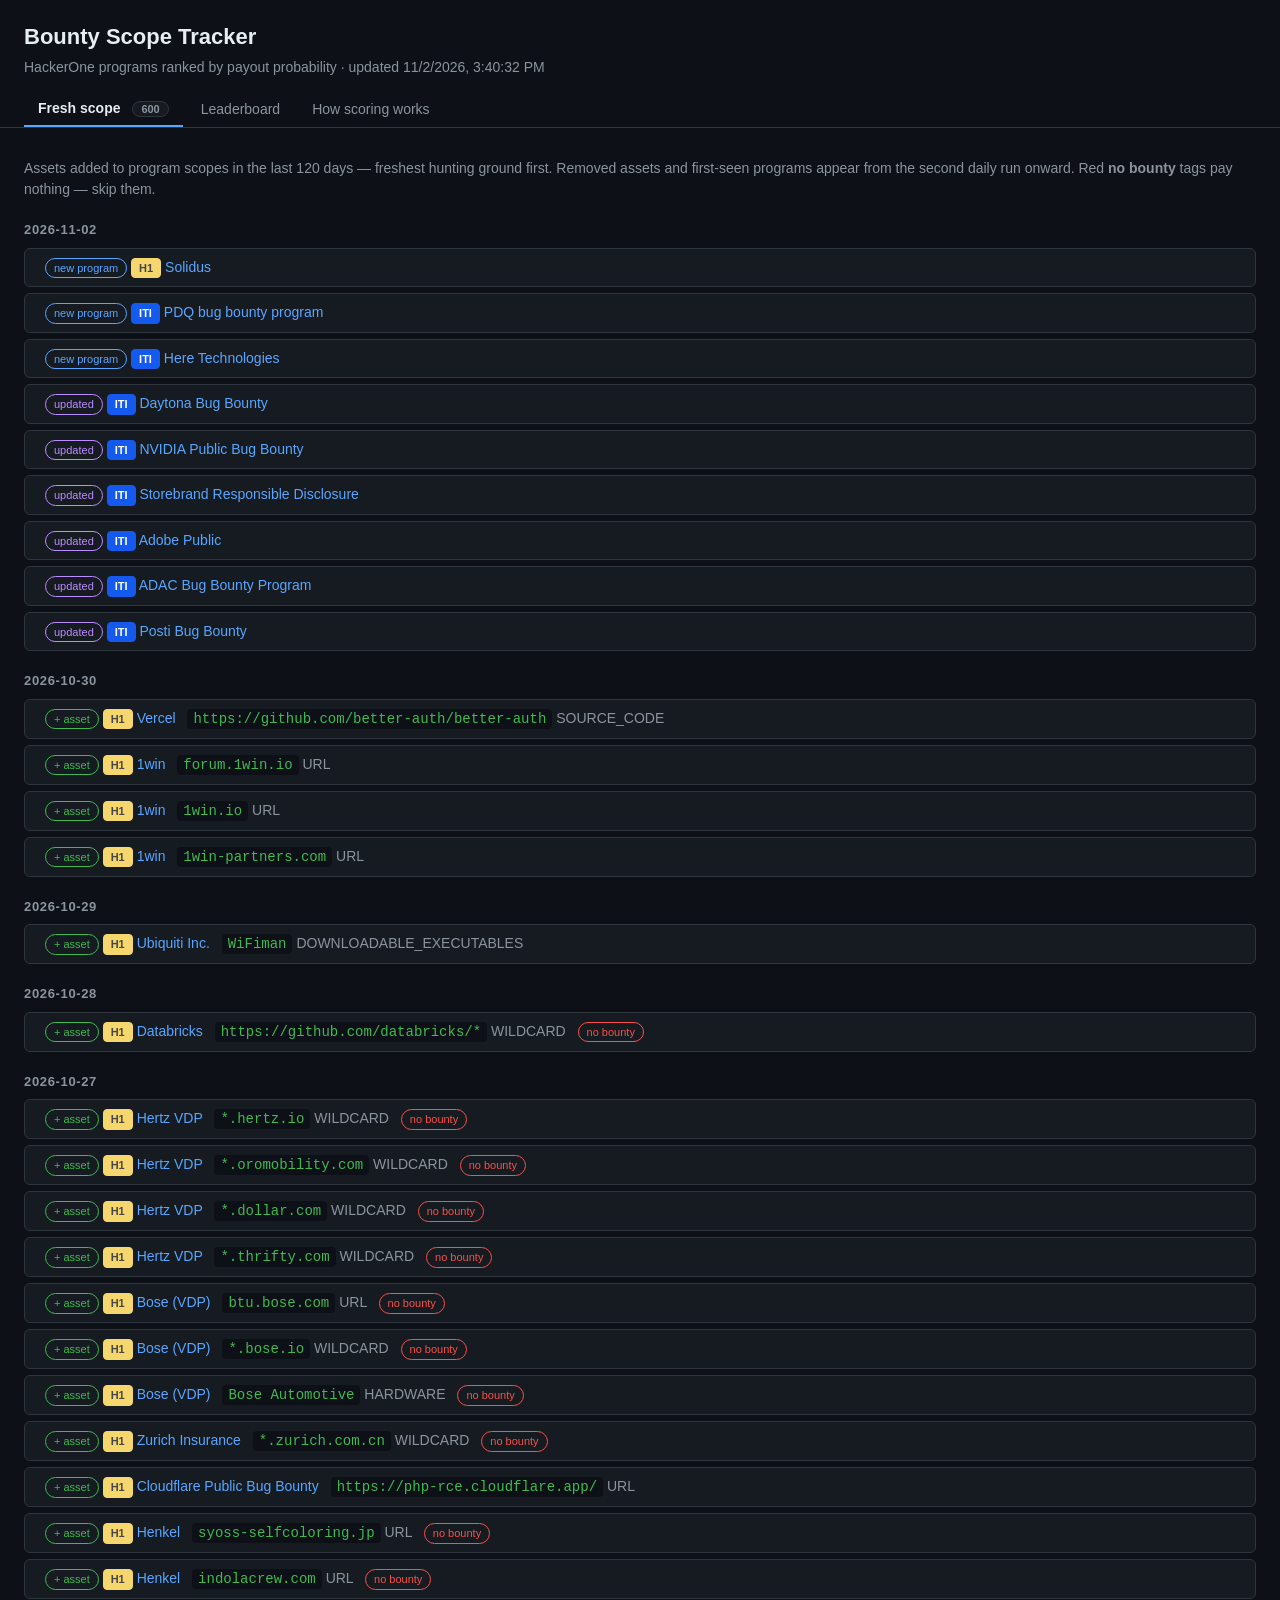
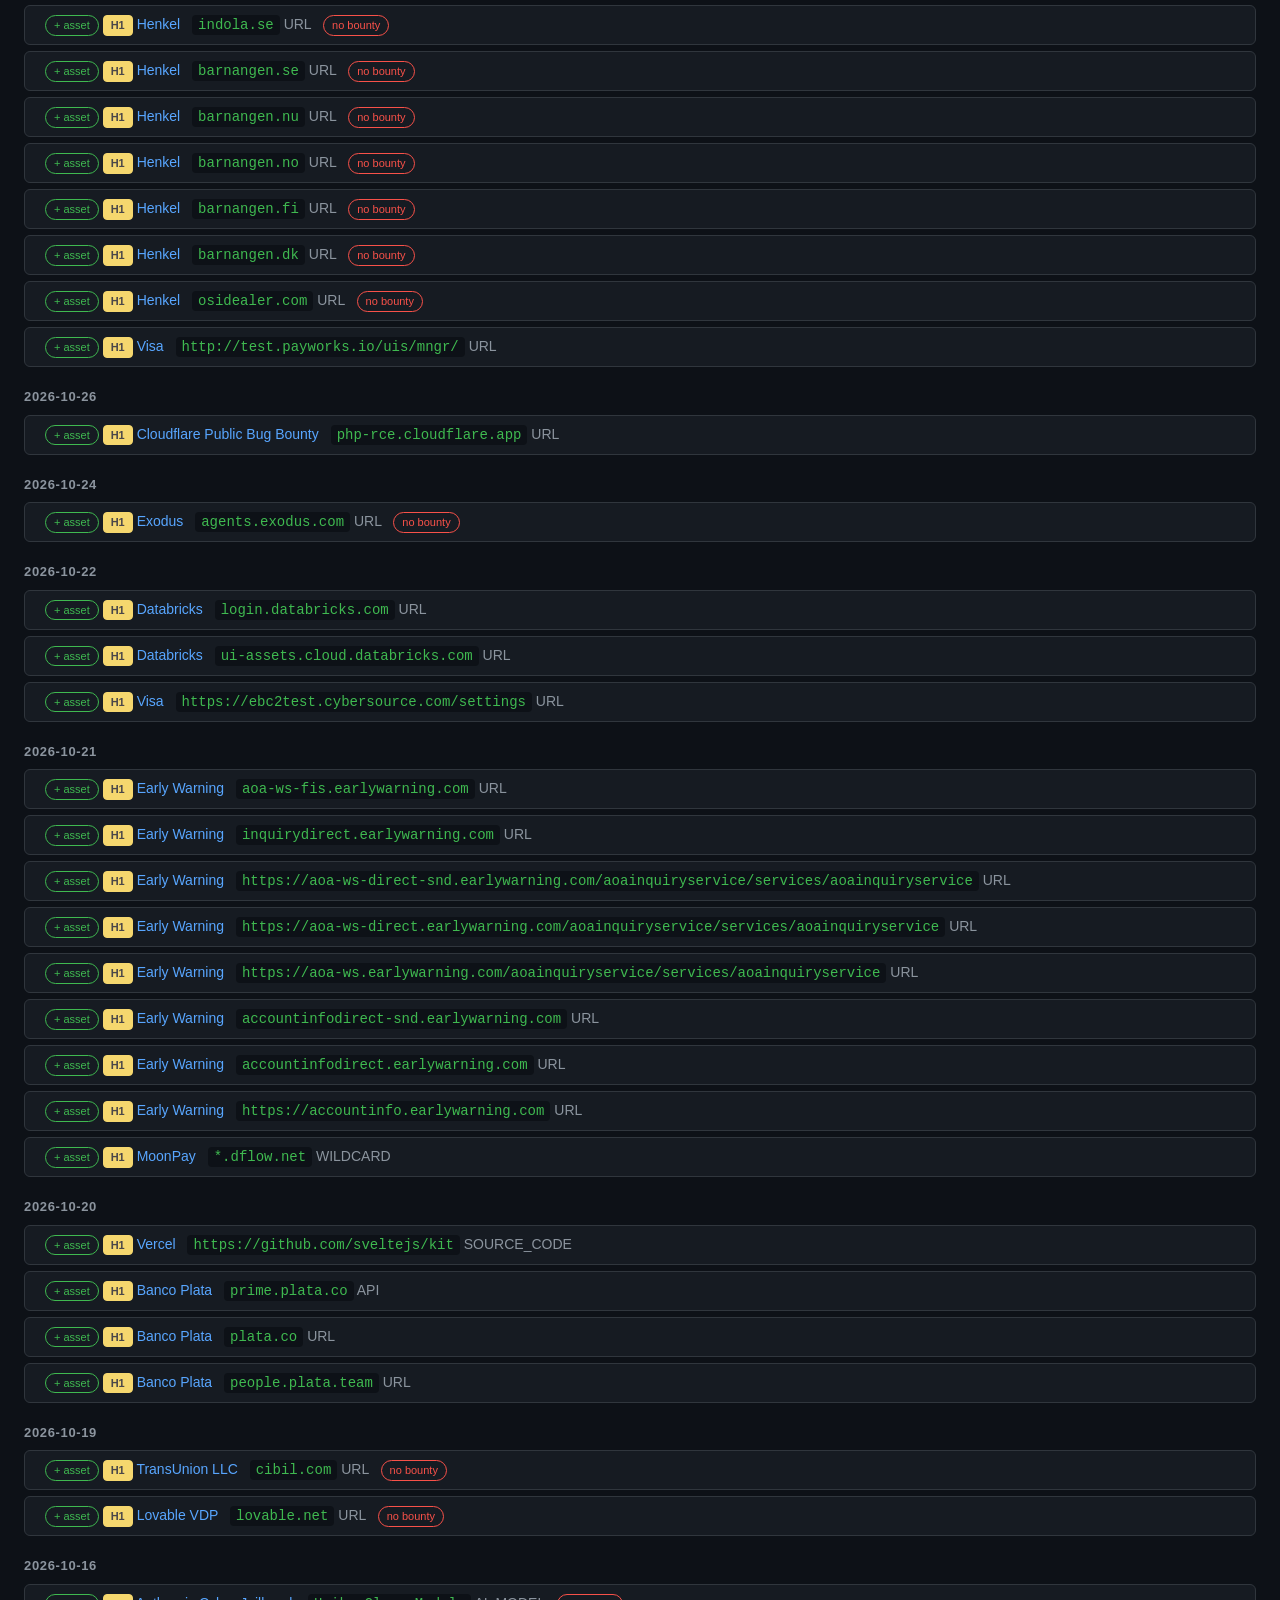
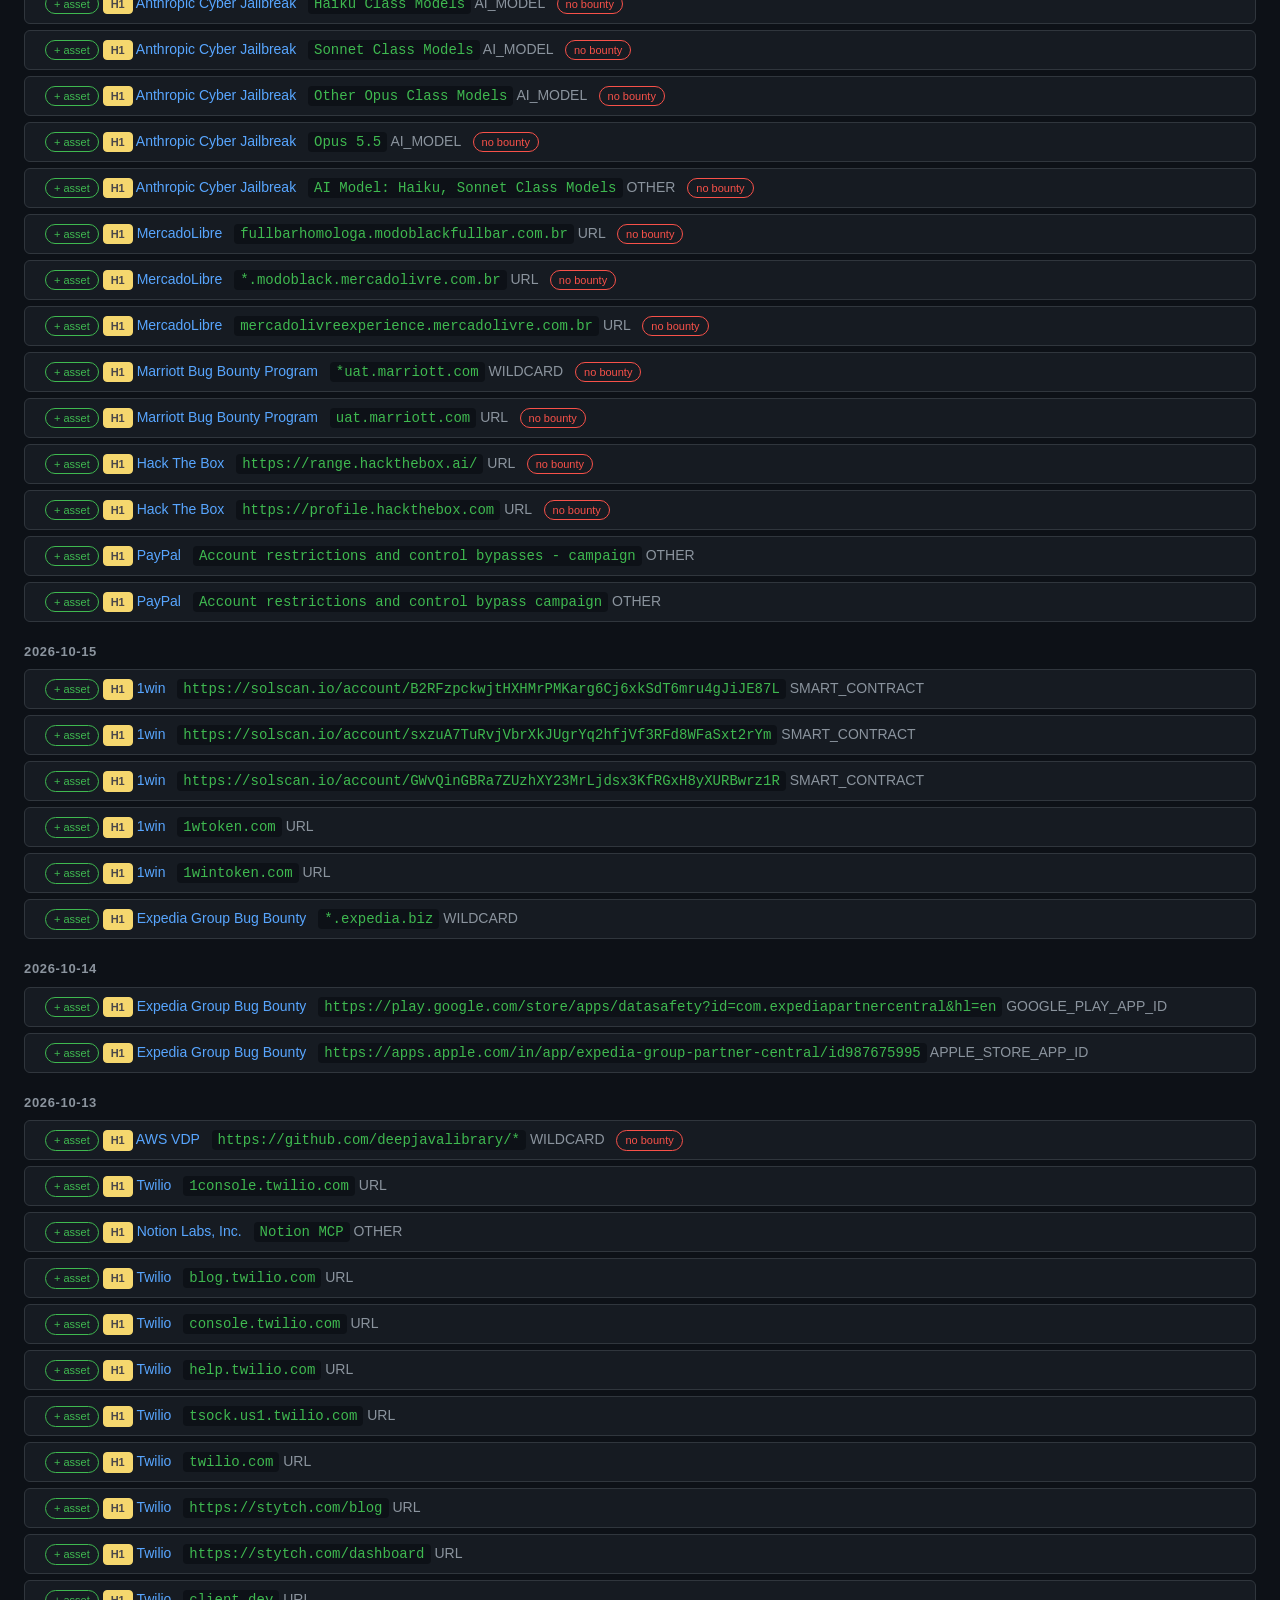
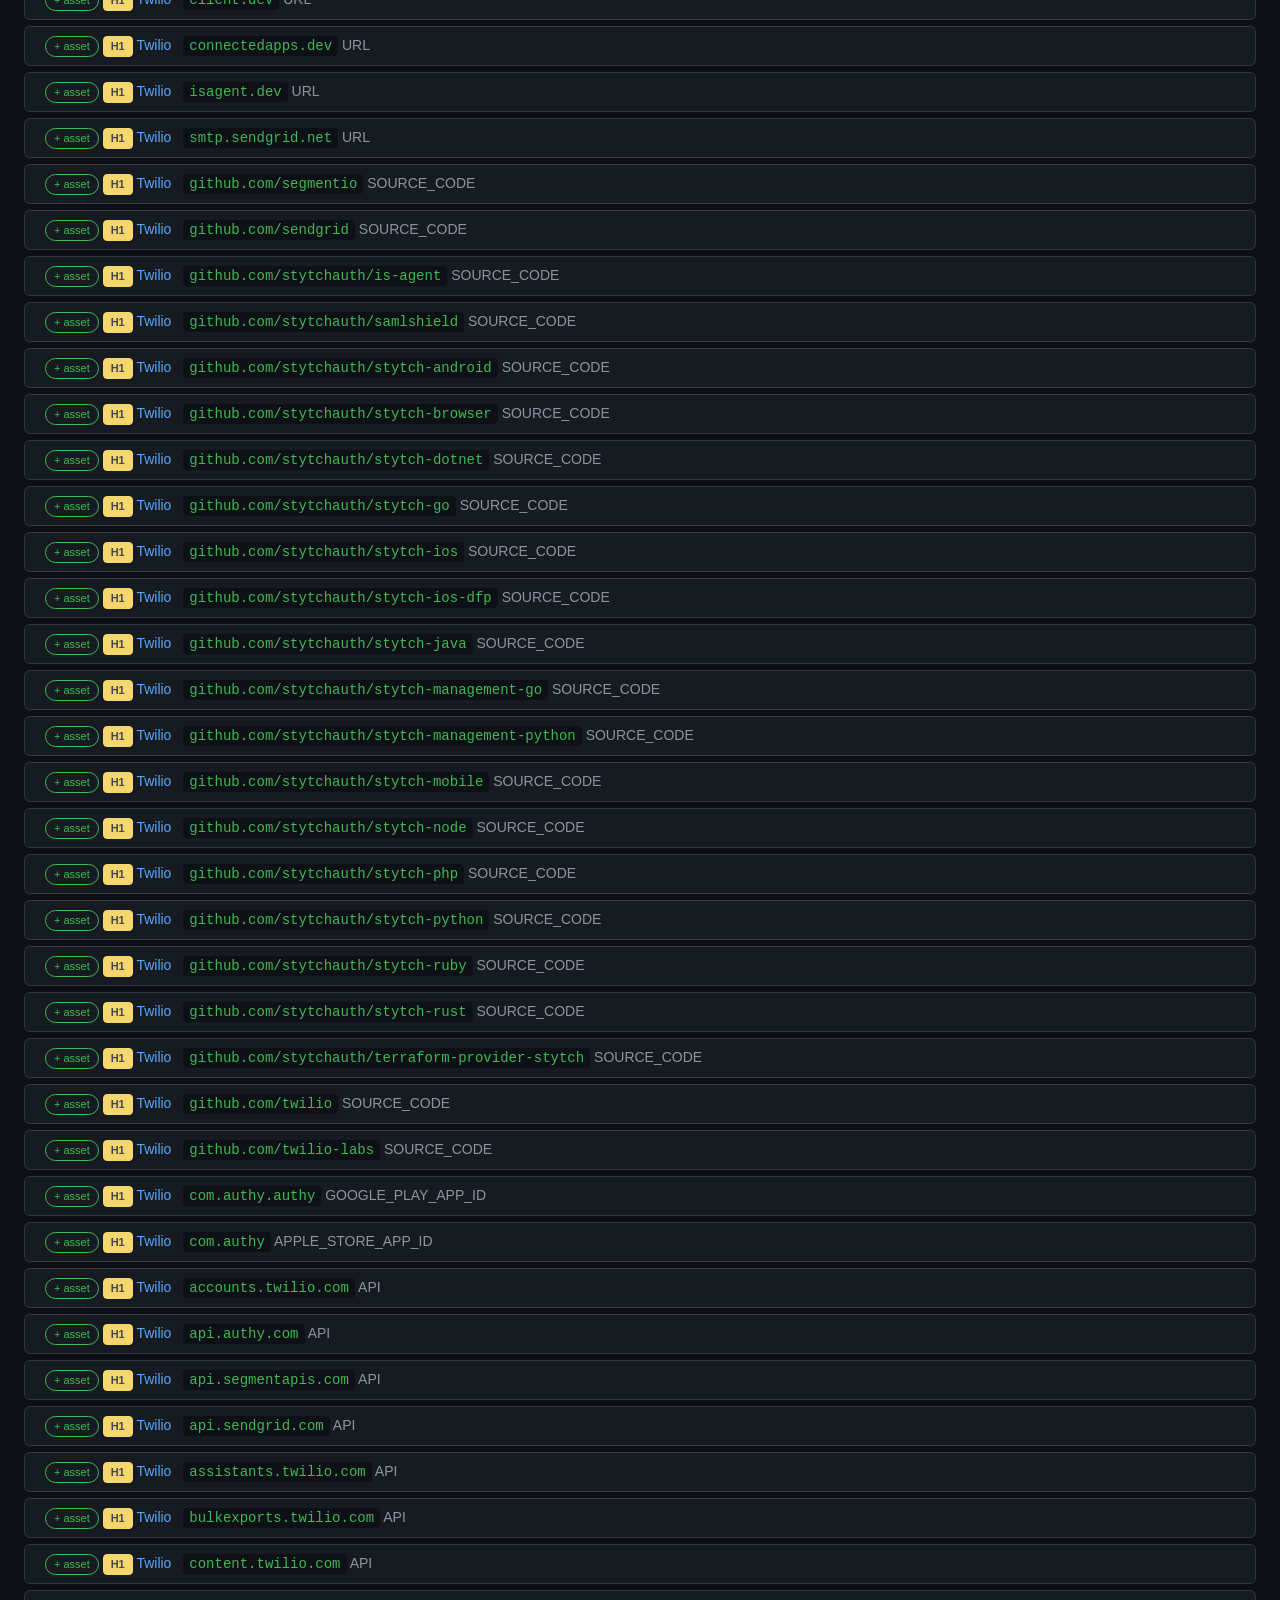
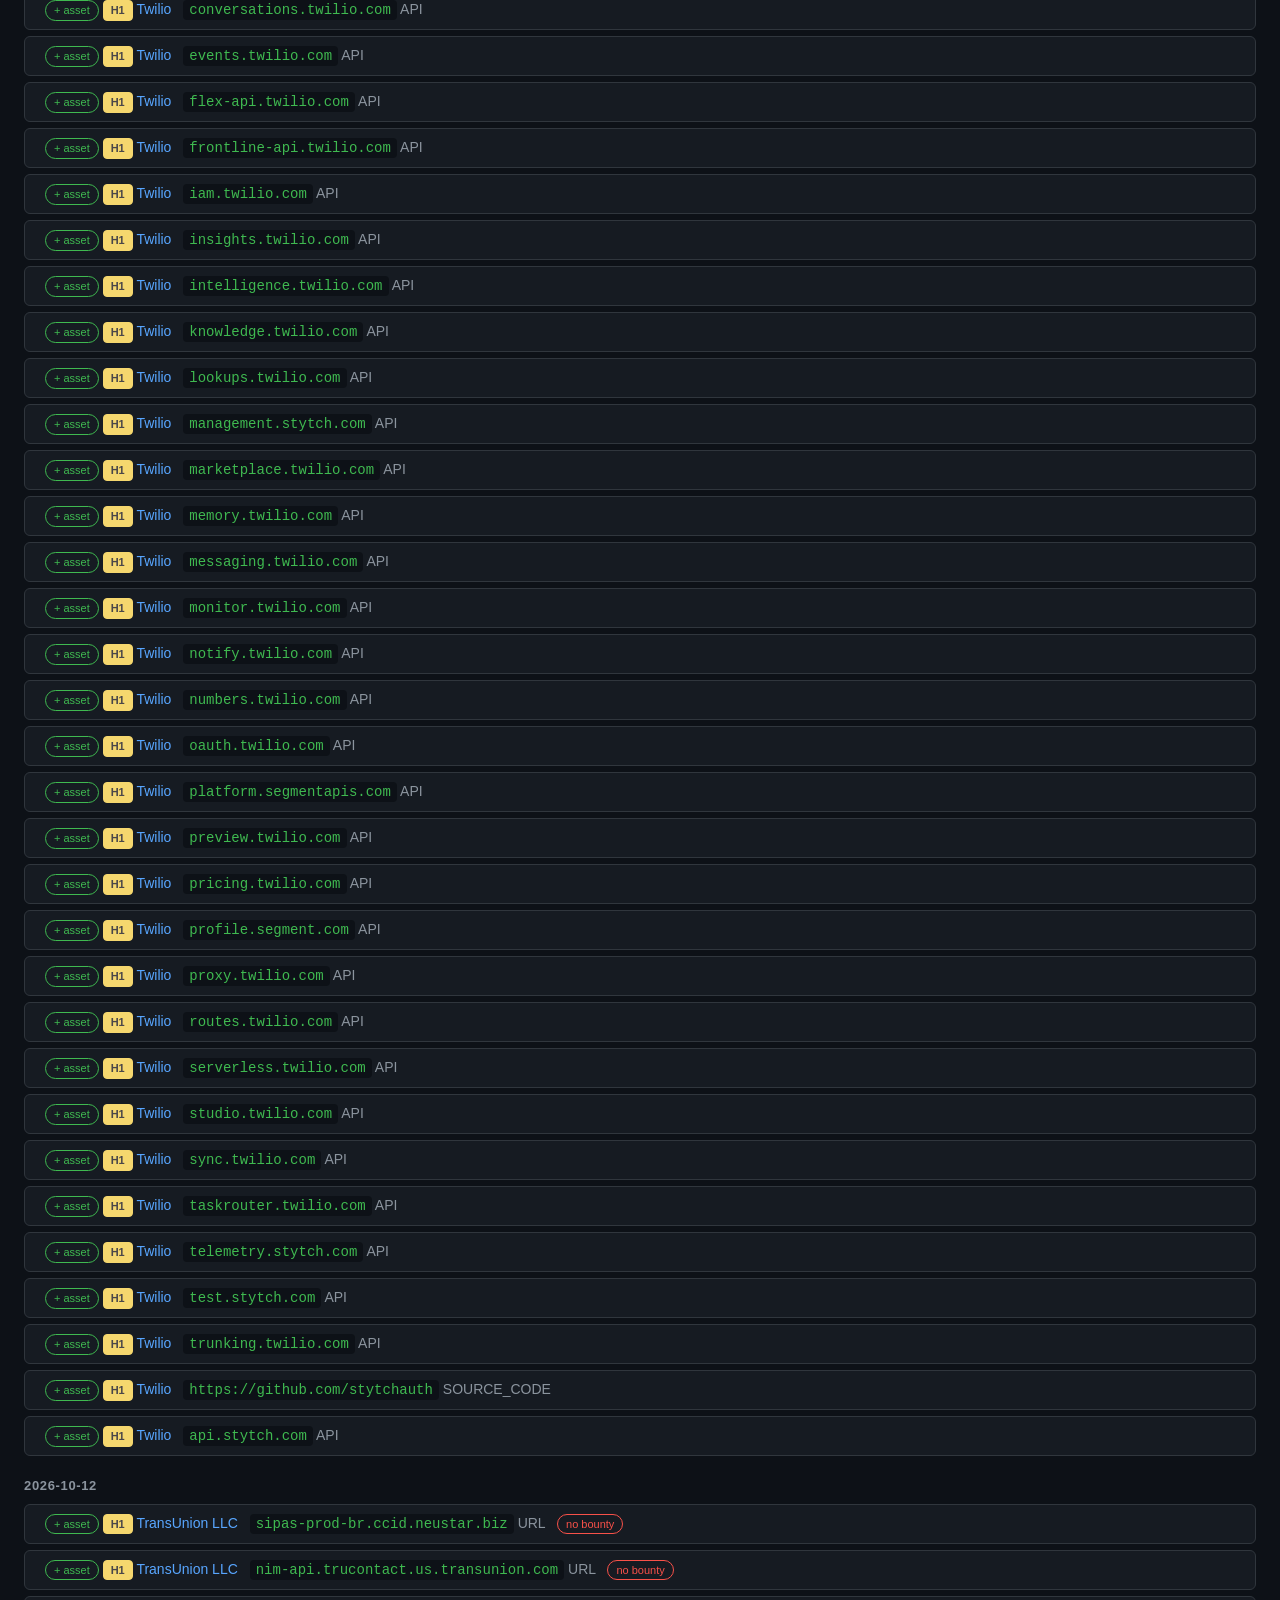
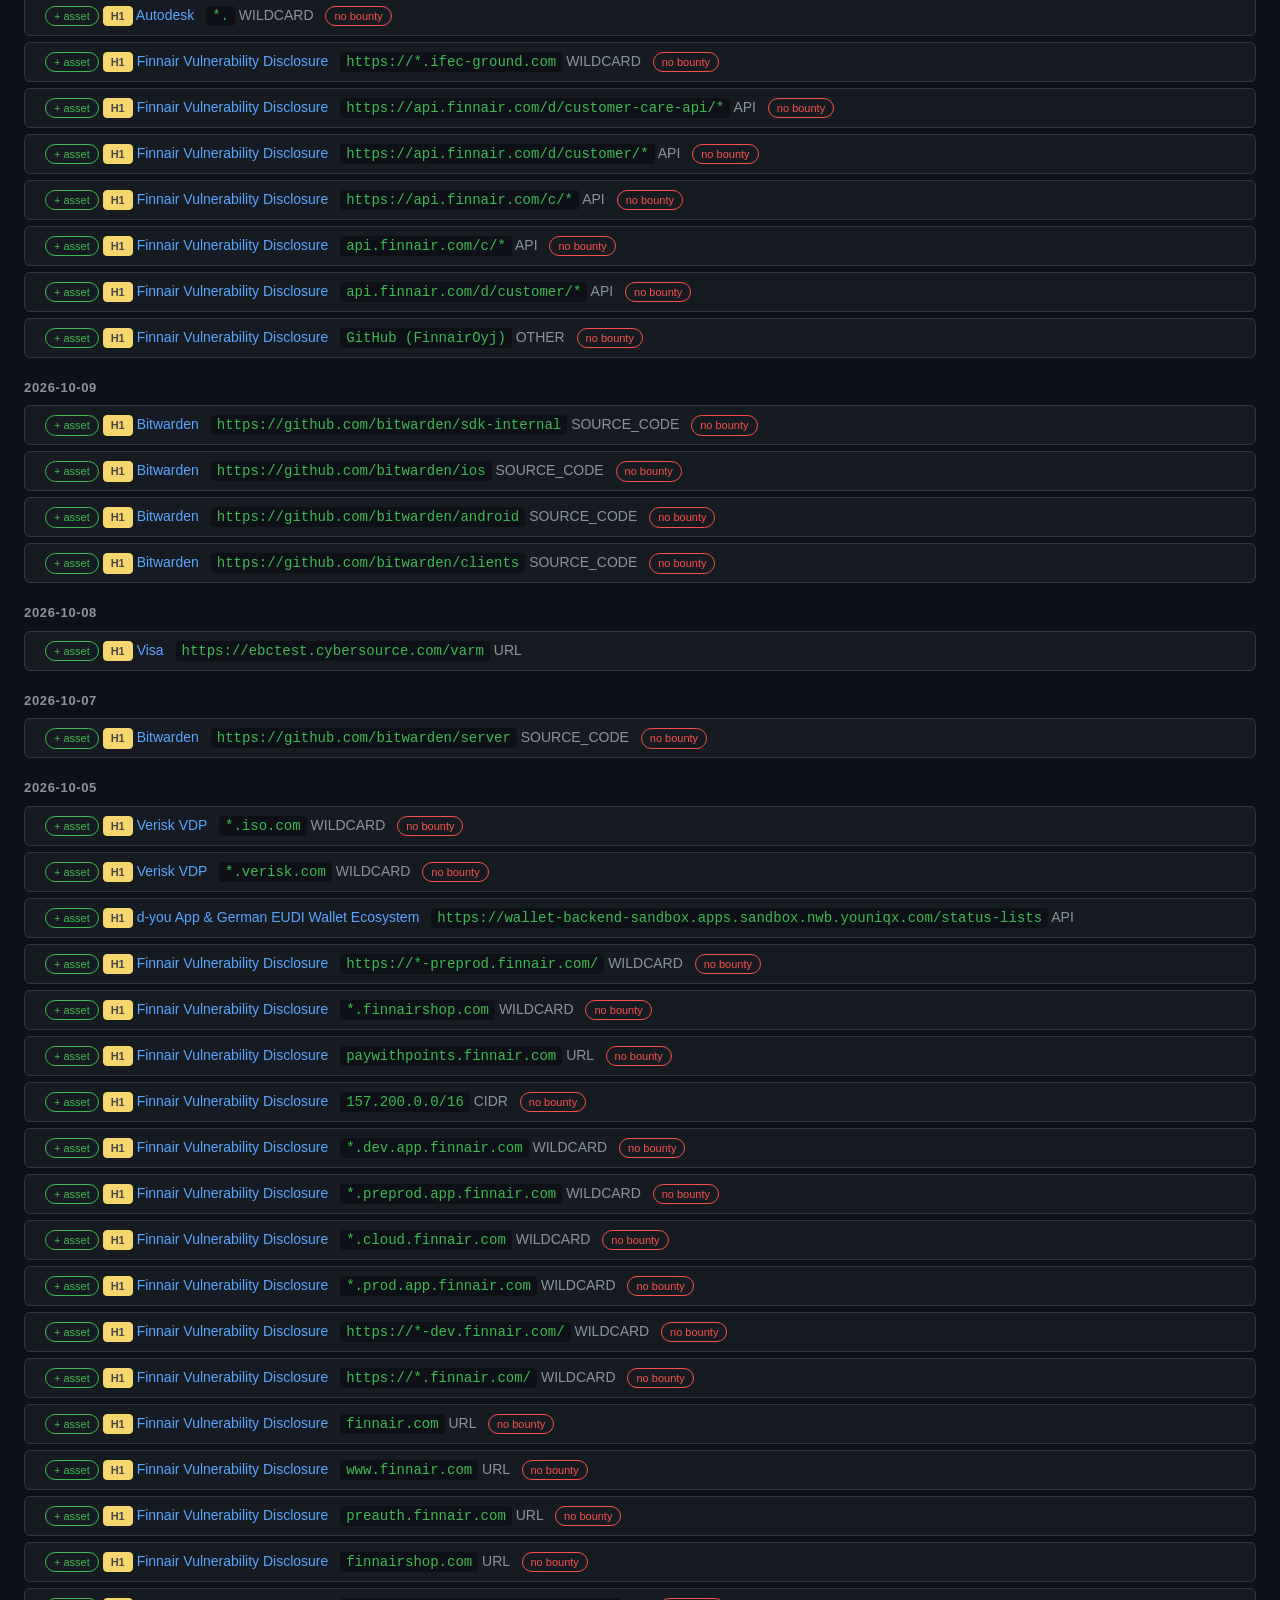
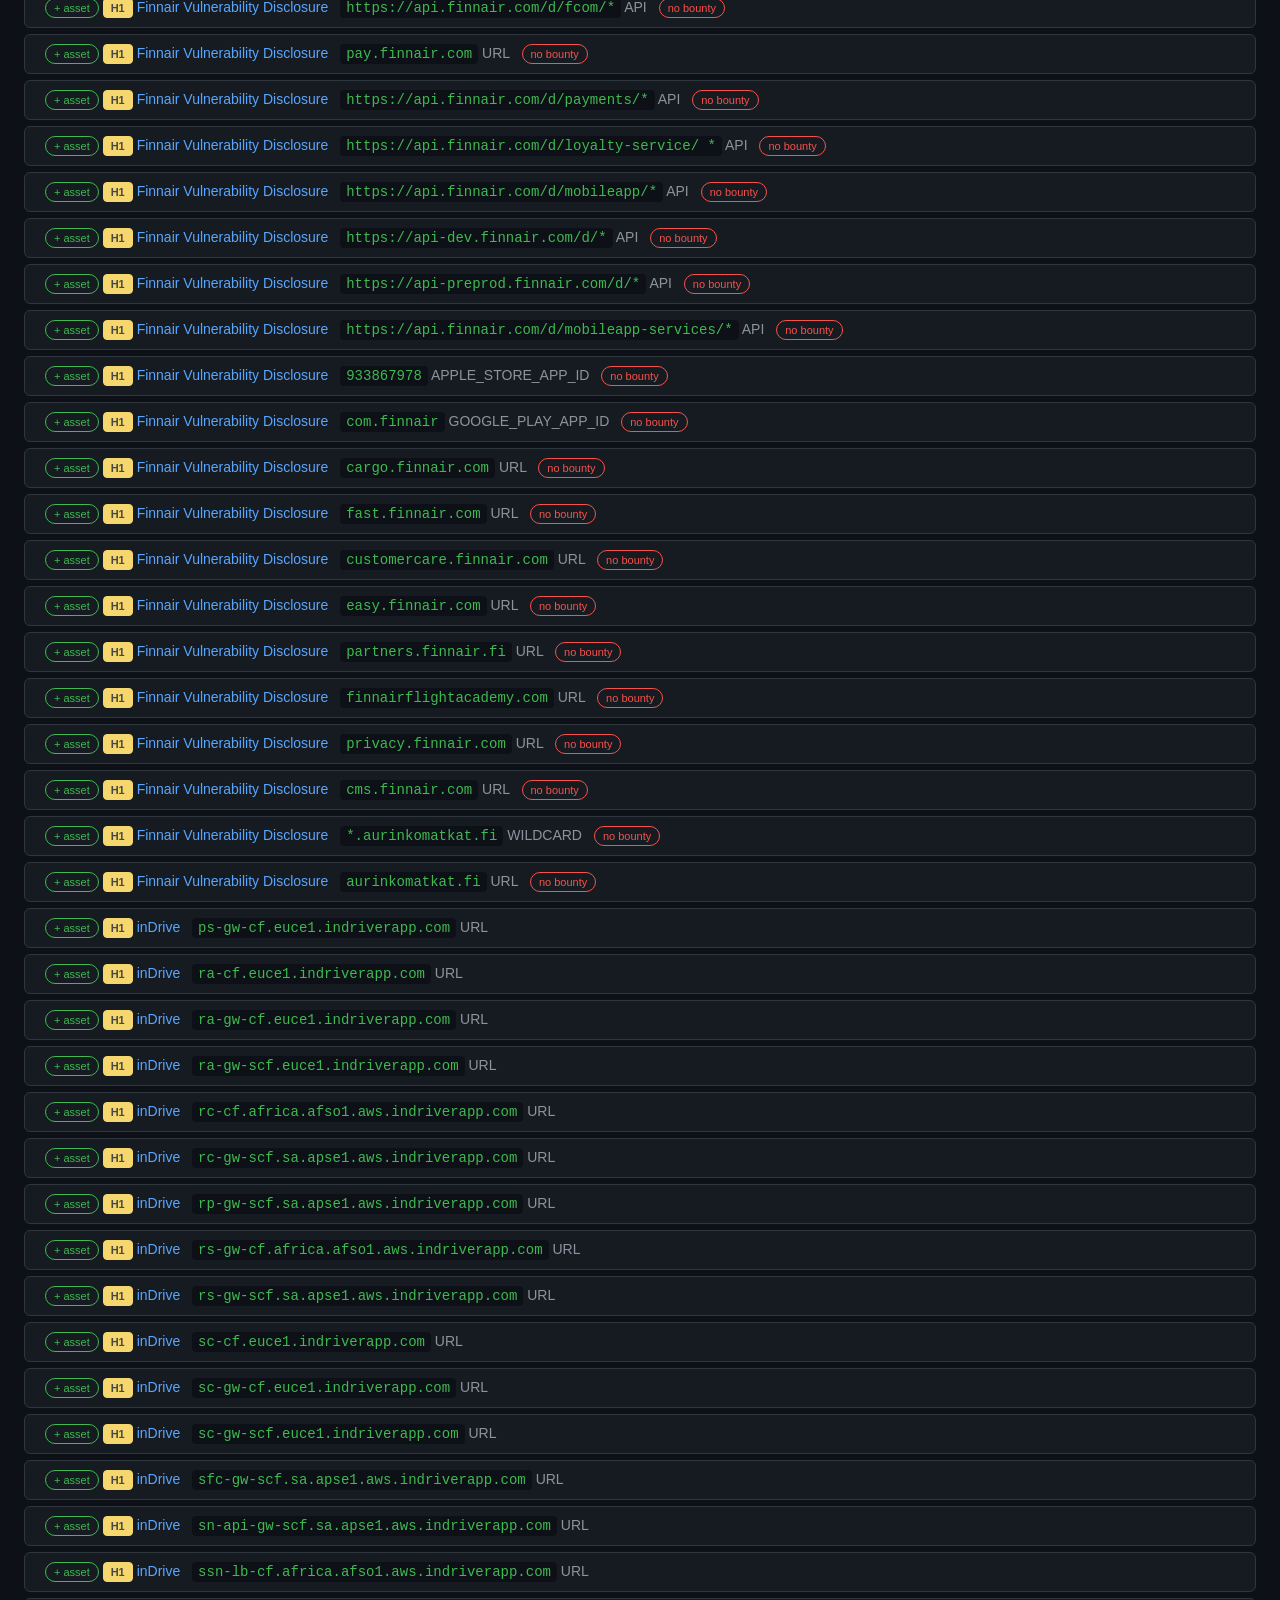
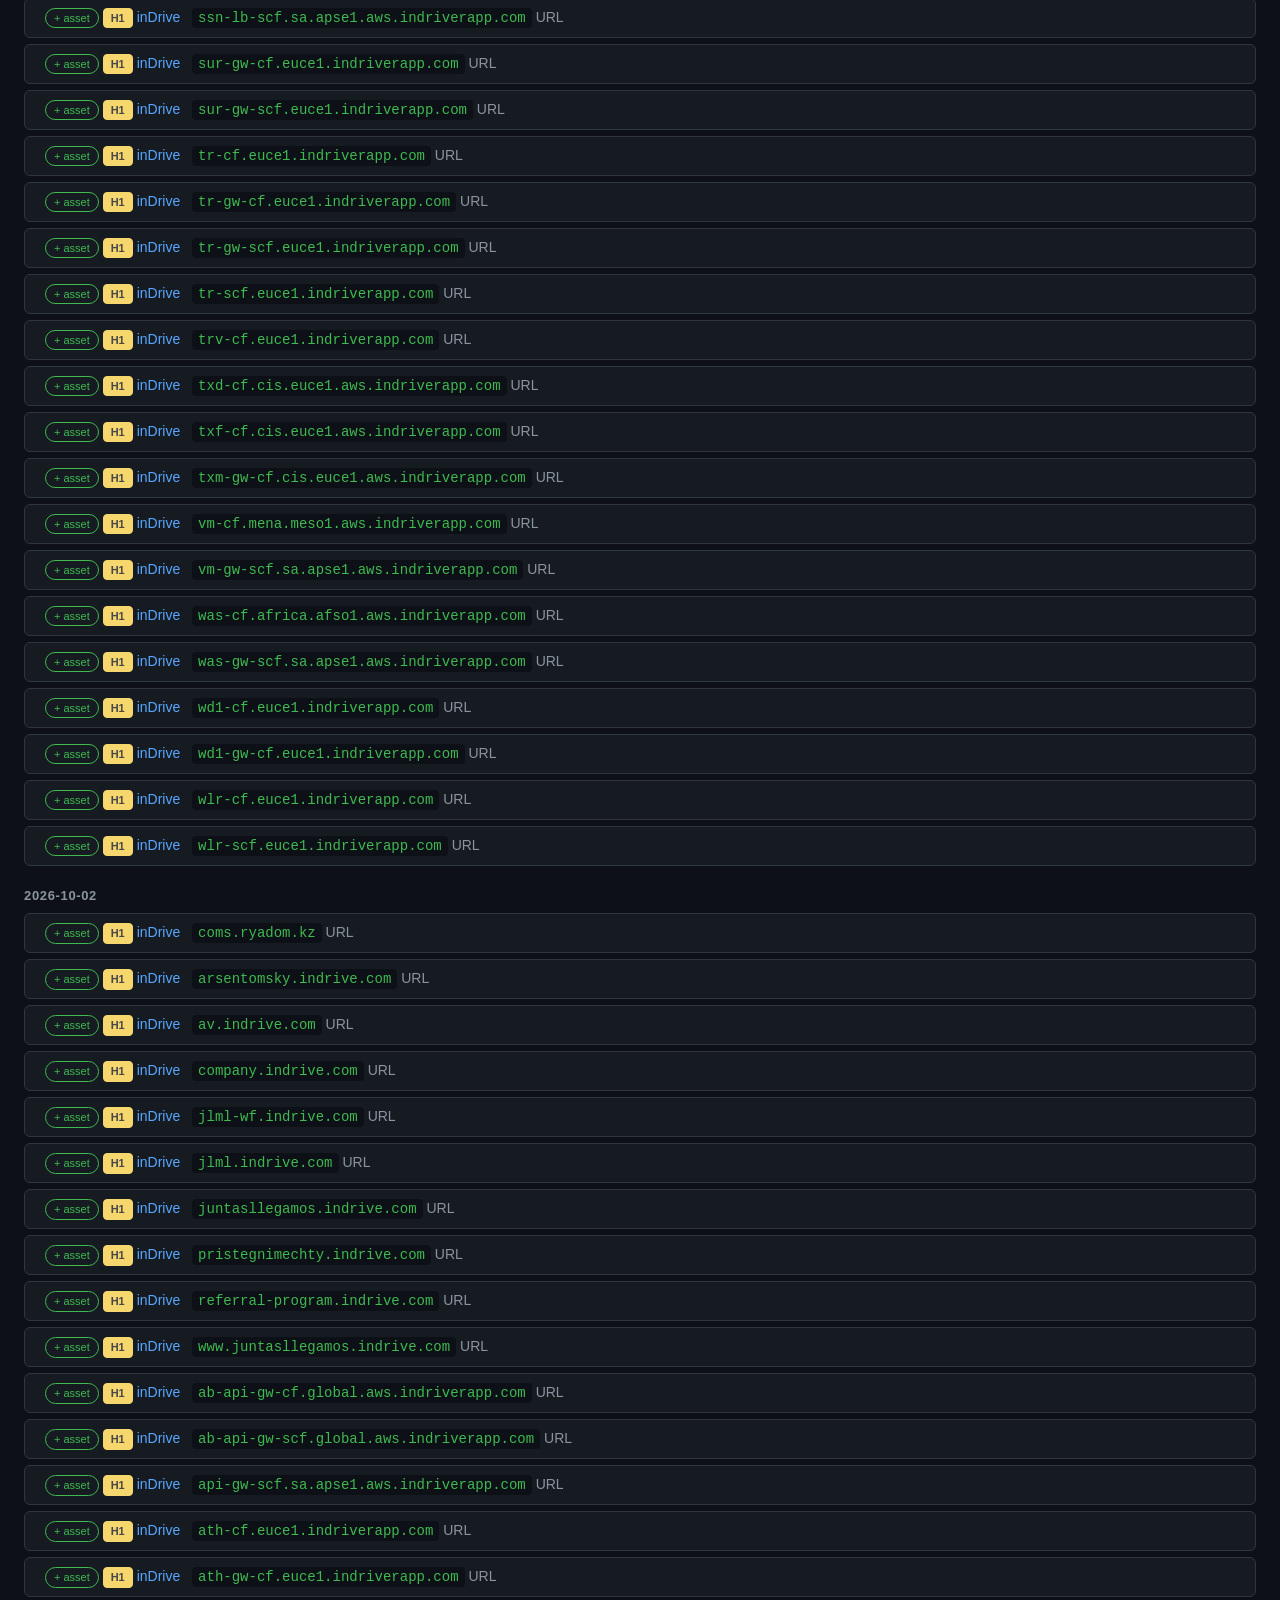
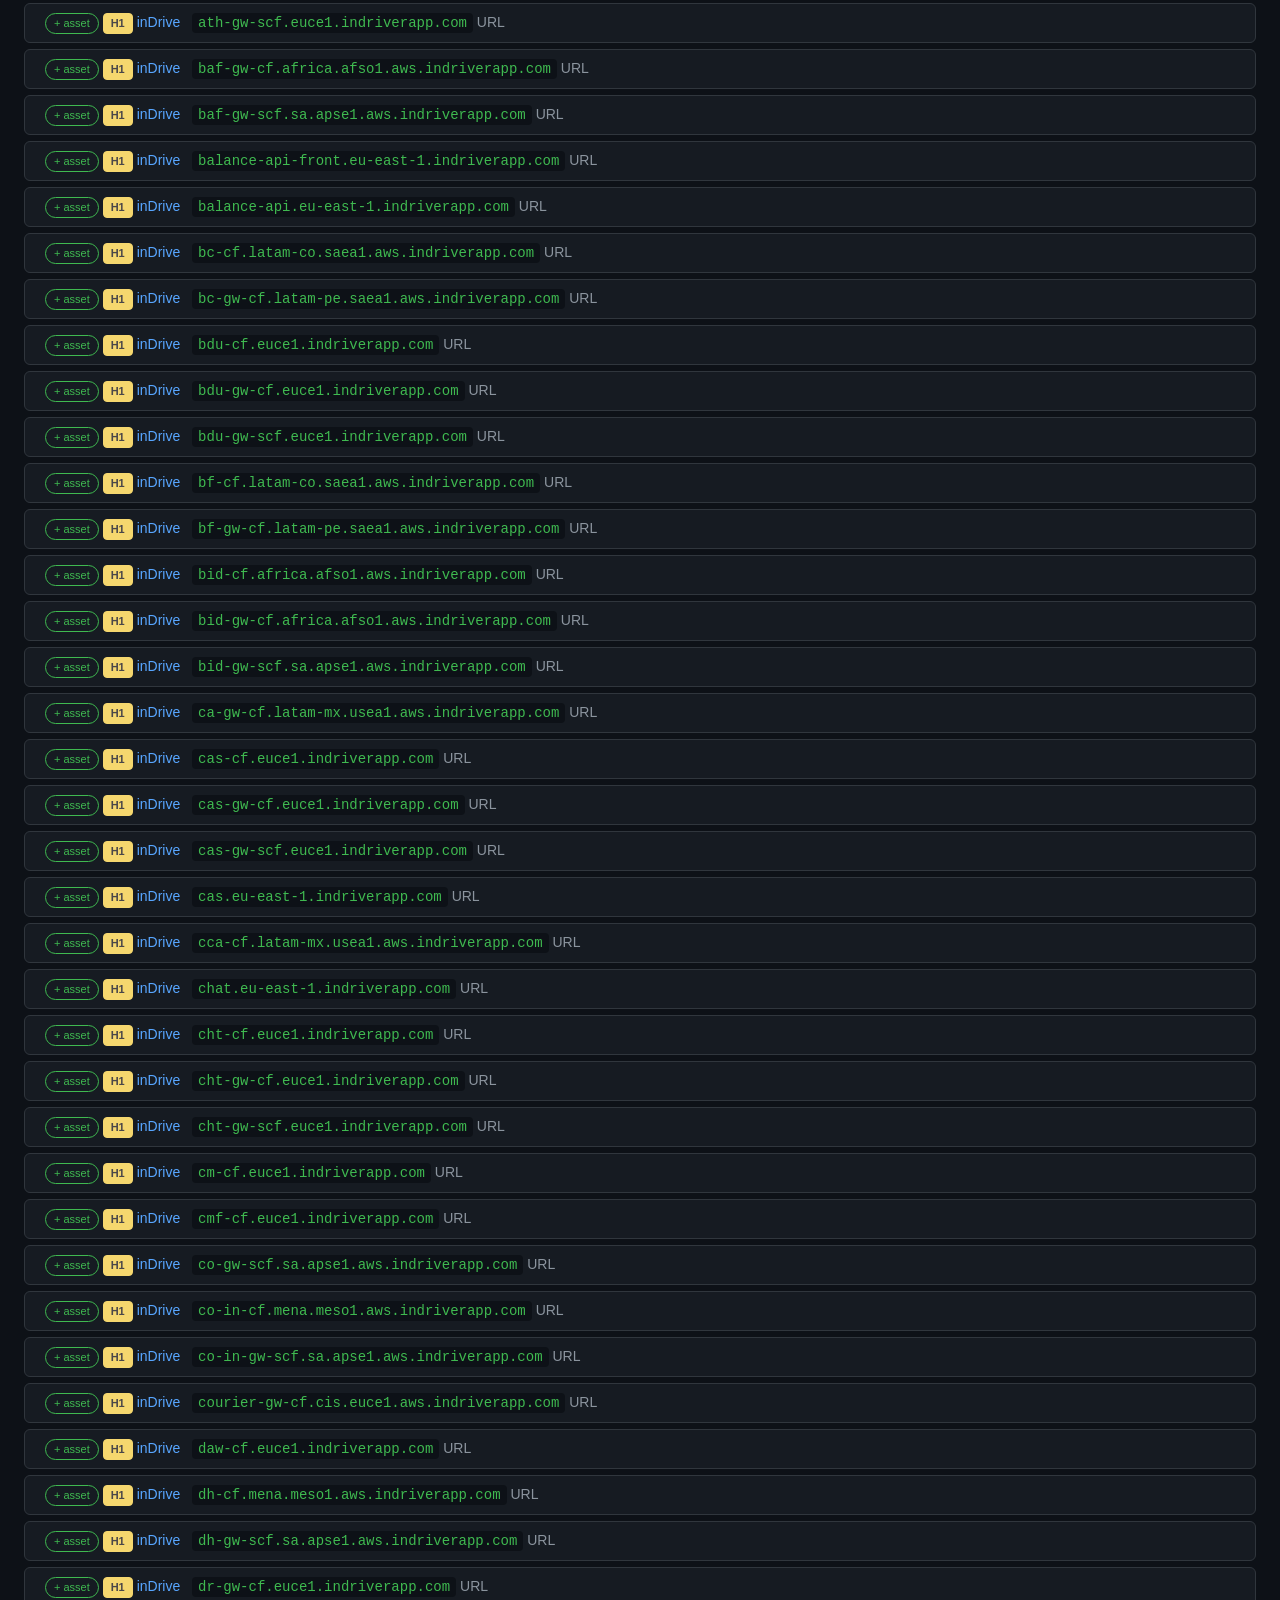
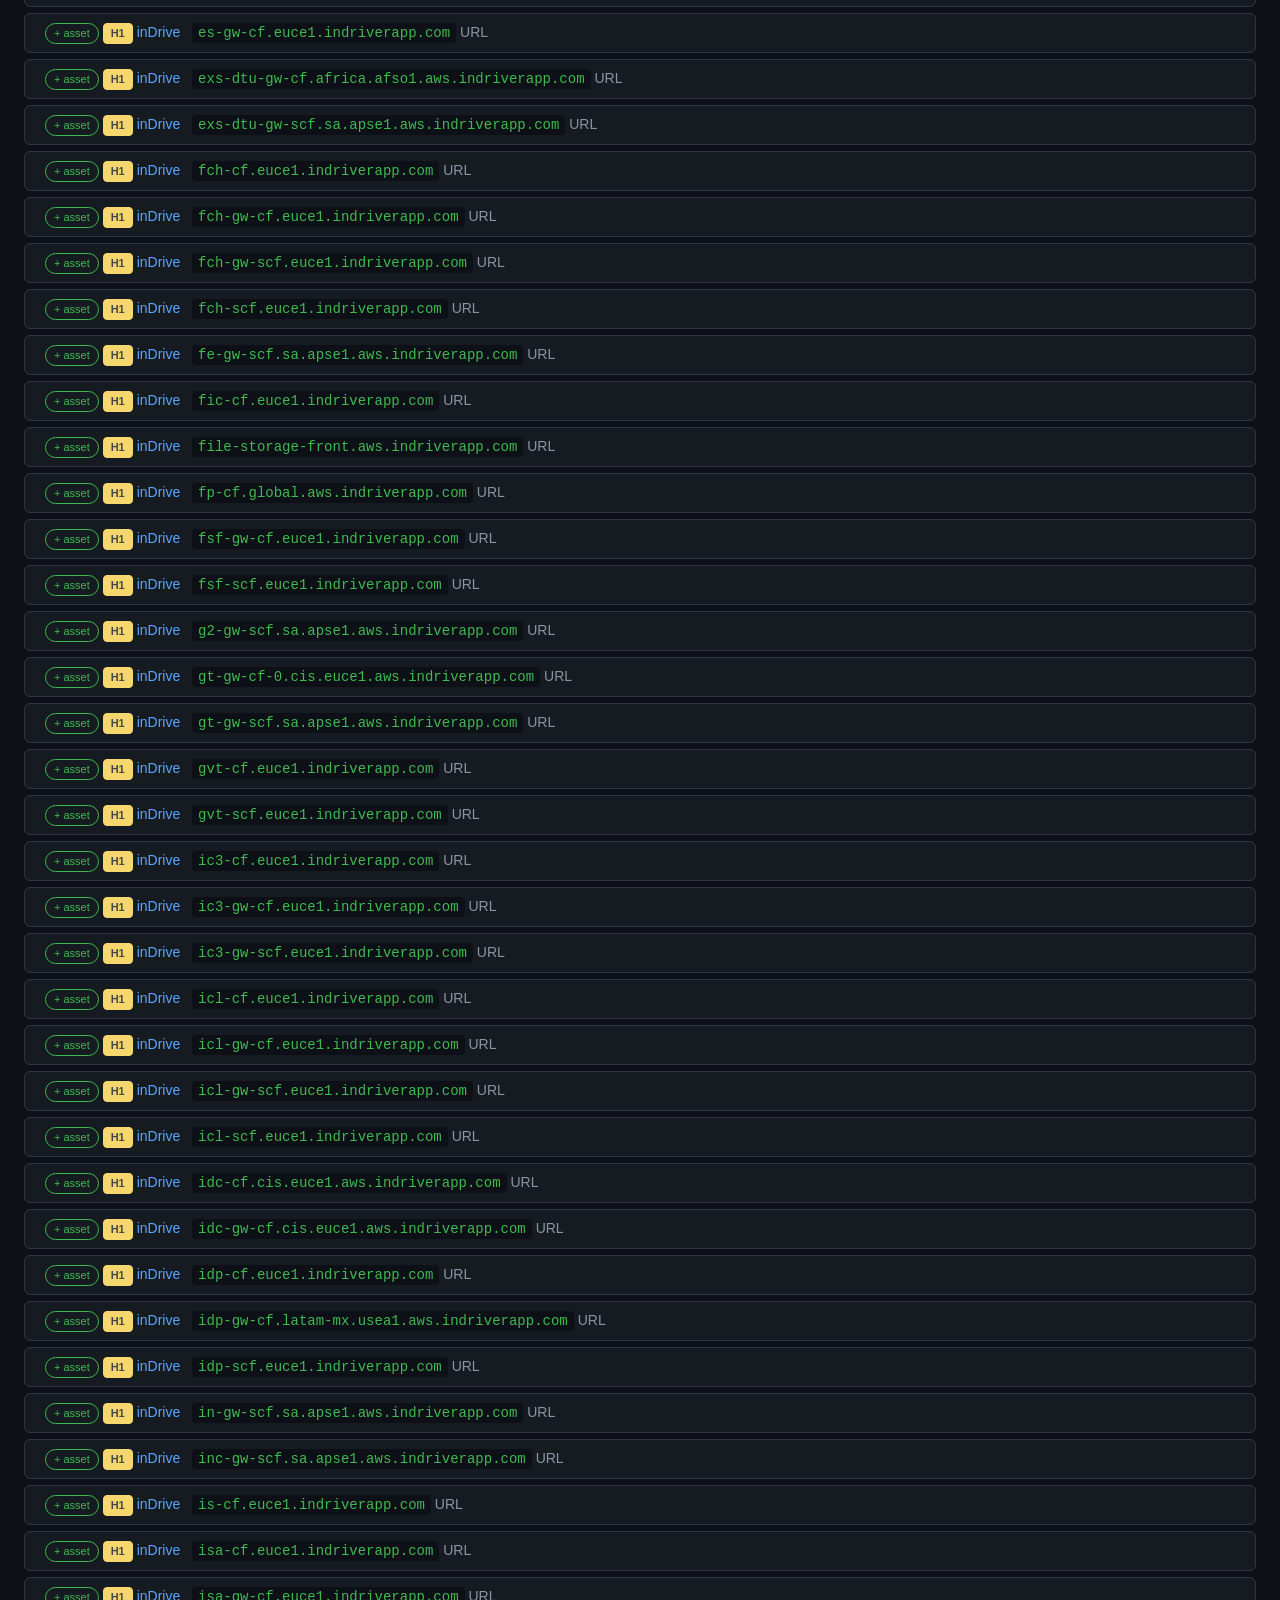
<file: index.html>
<!DOCTYPE html>
<html lang="en">
<head>
<meta charset="utf-8">
<meta name="viewport" content="width=device-width, initial-scale=1">
<title>Bounty Scope Tracker</title>
<link rel="stylesheet" href="style.css">
</head>
<body>
<header>
  <h1>Bounty Scope Tracker</h1>
  <p class="sub">HackerOne programs ranked by payout probability &middot; updated <span id="updated">…</span></p>
  <nav>
    <button class="tab active" data-tab="changes">Fresh scope <span id="chg-count" class="pill"></span></button>
    <button class="tab" data-tab="leaderboard">Leaderboard</button>
    <button class="tab" data-tab="about">How scoring works</button>
  </nav>
</header>

<main>
  <!-- ============ LEADERBOARD ============ -->
  <section id="tab-leaderboard" hidden>
    <div class="filters">
      <span class="plats" id="f-plats">
        <button data-p="all" class="plat active">All</button>
        <button data-p="hackerone" class="plat">HackerOne</button>
        <button data-p="yeswehack" class="plat">YesWeHack</button>
        <button data-p="intigriti" class="plat">Intigriti</button>
      </span>
      <label>Min score <input type="range" id="f-score" min="0" max="80" value="0" step="5">
        <span id="f-score-val">0</span></label>
      <label><input type="checkbox" id="f-recent"> scope changed ≤ 90d</label>
      <label><input type="checkbox" id="f-active"> resolved report ≤ 60d</label>
      <label><input type="checkbox" id="f-bounty" checked> pays bounties</label>
      <label><input type="checkbox" id="f-wildcard"> has wildcard</label>
      <input type="search" id="f-search" placeholder="search program…">
      <button id="btn-targets" class="exp" title="Download in-scope, bounty-eligible assets of the filtered programs as a target list">⬇ targets.txt</button>
      <button id="btn-csv" class="exp" title="Download the filtered table as CSV">⬇ CSV</button>
      <span id="row-count" class="muted"></span>
    </div>
    <p class="muted hint">Click a row for the score breakdown &amp; competition estimate.</p>
    <div class="table-wrap">
    <table id="tbl">
      <thead><tr>
        <th data-k="score" class="num sorted-desc">Score</th>
        <th data-k="platform">Platform</th>
        <th data-k="name">Program</th>
        <th data-k="avg_bounty_lo" class="num">Bounty</th>
        <th data-k="in_scope_count" class="num">In scope</th>
        <th data-k="wildcard_count" class="num">Wildcards</th>
        <th data-k="newest_asset_at" class="num">Newest asset / updated</th>
        <th data-k="last_resolved_at" class="num">Last activity</th>
        <th data-k="resolved_delta" class="num">Reports Δ</th>
        <th data-k="response_efficiency" class="num">Resp. eff.</th>
        <th data-k="out_ratio" class="num">OOS ratio</th>
      </tr></thead>
      <tbody id="rows"></tbody>
    </table>
    </div>
  </section>

  <!-- ============ CHANGES FEED ============ -->
  <section id="tab-changes">
    <p class="muted">Assets added to program scopes in the last 120 days — freshest hunting ground first.
    Removed assets and first-seen programs appear from the second daily run onward.
    Red <b>no bounty</b> tags pay nothing — skip them.</p>
    <div id="feed"></div>
  </section>

  <!-- ============ ABOUT ============ -->
  <section id="tab-about" hidden>
    <div class="about">
      <h2>Score components (0–100)</h2>
      <ul>
        <li><b>+0–30</b> — newest bounty-eligible asset age (linear decay over 90 days). Fresh scope = untested surface. Assets that accept reports but pay nothing are excluded from the score and flagged <b>no bounty</b> in the feed.</li>
        <li><b>+0–15</b> — last resolved report: ≤14d = 15, ≤60d = 8, ≤180d = 2. Proves the program actually pays out.</li>
        <li><b>+0–25</b> — weighted scope breadth: wildcards/CIDR ×5, APIs &amp; apps ×4, hardware/source ×3, domains/URLs ×1.</li>
        <li><b>+0–10</b> — response efficiency ≥80% = 10, ≥50% = 5. Slow programs waste your time.</li>
        <li><b>+15</b> — offers bounties, <b>+5</b> more if average ≥ $500.</li>
        <li><b>−10</b> — more than 70% of listed assets are out of scope.</li>
      </ul>
      <h2>Data sources &amp; coverage</h2>
      <p>All public, no credentials, refreshed daily by a GitHub Actions cron job. Tune weights in <code>scraper.py</code>.</p>
      <ul>
        <li><b>HackerOne</b> — directory + anonymous GraphQL: full stats and per-asset scope timestamps.</li>
        <li><b>YesWeHack</b> — public API: scope lists, real average rewards, reports in last 7 days. Scope changes detected by daily diff (from run 2).</li>
        <li><b>Intigriti</b> — public list API: bounty range, last program update, last submission. Scope detail needs an account, so breadth columns show "—".</li>
      </ul>
    </div>
  </section>
</main>
<script src="app.js"></script>
</body>
</html>
</file>
<file: style.css>
:root {
  --bg: #0d1117; --panel: #161b22; --border: #30363d;
  --fg: #e6edf3; --muted: #8b949e; --accent: #58a6ff; --good: #3fb950; --warn: #d29922;
}
* { box-sizing: border-box; }
body {
  margin: 0; background: var(--bg); color: var(--fg);
  font: 14px/1.5 -apple-system, "Segoe UI", Roboto, Helvetica, Arial, sans-serif;
}
header { padding: 20px 24px 0; border-bottom: 1px solid var(--border); }
h1 { margin: 0; font-size: 22px; }
.sub { color: var(--muted); margin: 4px 0 14px; }
nav { display: flex; gap: 4px; }
.tab {
  background: none; border: none; border-bottom: 2px solid transparent;
  color: var(--muted); padding: 8px 14px; cursor: pointer; font-size: 14px;
}
.tab.active { color: var(--fg); border-bottom-color: var(--accent); font-weight: 600; }
main { padding: 16px 24px 60px; }

.filters { display: flex; flex-wrap: wrap; gap: 16px; align-items: center; margin-bottom: 12px; }
.filters label { color: var(--muted); display: flex; align-items: center; gap: 6px; cursor: pointer; }
.filters input[type=search] {
  background: var(--panel); border: 1px solid var(--border); color: var(--fg);
  padding: 6px 10px; border-radius: 6px; width: 200px;
}
.muted { color: var(--muted); }
.hint { font-size: 12px; margin: 6px 0 10px; }

tr.prog { cursor: pointer; }
.detail-box {
  display: flex; gap: 48px; flex-wrap: wrap; padding: 12px 8px;
  background: var(--panel); border-radius: 6px;
}
.detail-box h4 { margin: 0 0 8px; font-size: 13px; }
.detail-box p { margin: 4px 0; }
.bar-row { display: flex; align-items: center; gap: 8px; margin: 3px 0; font-size: 12px; }
.bar-row > span:first-child { width: 70px; color: var(--muted); }
.bar { width: 140px; height: 8px; background: var(--bg); border-radius: 4px; overflow: hidden; }
.bar i { display: block; height: 100%; background: var(--accent); border-radius: 4px; }
.neg { color: #f85149; }
.up { color: var(--good); }
.down { color: #f85149; }

button.exp {
  background: var(--panel); border: 1px solid var(--border); color: var(--fg);
  padding: 5px 12px; border-radius: 6px; cursor: pointer; font-size: 13px;
}
button.exp:hover { border-color: var(--accent); }

.table-wrap {
  overflow-x: auto; border: 1px solid var(--border); border-radius: 8px;
  scrollbar-color: var(--muted) var(--panel);   /* Firefox: always visible */
}
.table-wrap::-webkit-scrollbar { height: 12px; }
.table-wrap::-webkit-scrollbar-track { background: var(--panel); border-radius: 0 0 8px 8px; }
.table-wrap::-webkit-scrollbar-thumb { background: var(--muted); border-radius: 6px; border: 2px solid var(--panel); }
table { border-collapse: separate; border-spacing: 0; width: 100%; min-width: 980px; }
th, td { padding: 8px 12px; text-align: left; border-bottom: 1px solid var(--border); white-space: nowrap; }
th { background: var(--panel); cursor: pointer; user-select: none; position: sticky; top: 0; z-index: 2; }

/* frozen left columns: score + platform + program name stay visible on scroll */
th:nth-child(1), td:nth-child(1) { position: sticky; left: 0; z-index: 1;
  width: 60px; min-width: 60px; max-width: 60px; }
th:nth-child(2), td:nth-child(2) { position: sticky; left: 60px; z-index: 1;
  width: 56px; min-width: 56px; max-width: 56px; }
th:nth-child(3), td:nth-child(3) { position: sticky; left: 116px; z-index: 1; min-width: 180px;
  box-shadow: 2px 0 0 var(--border); }
td:nth-child(1), td:nth-child(2), td:nth-child(3) { background: var(--bg); }
tbody tr:hover td:nth-child(1), tbody tr:hover td:nth-child(2),
tbody tr:hover td:nth-child(3) { background: #1c2129; }
th:nth-child(1), th:nth-child(2), th:nth-child(3) { z-index: 3; }
th.sorted-desc::after { content: " ▼"; color: var(--accent); }
th.sorted-asc::after { content: " ▲"; color: var(--accent); }
.num { text-align: right; font-variant-numeric: tabular-nums; }
tbody tr:hover { background: #1c2129; }
a { color: var(--accent); text-decoration: none; }
a:hover { text-decoration: underline; }

.pill {
  display: inline-block; padding: 1px 8px; border-radius: 999px; font-size: 11px;
  margin-left: 8px; background: var(--panel); border: 1px solid var(--border); color: var(--muted);
}
.pill.hot, .pill.scope_added { color: var(--good); border-color: var(--good); }
.pill.scope_removed { color: #f85149; border-color: #f85149; }
.pill.new_program { color: var(--accent); border-color: var(--accent); }
.pill.program_updated { color: #bc8cff; border-color: #bc8cff; }
.pill.warn { color: var(--warn); border-color: var(--warn); }
.pill.nobounty { color: #f85149; border-color: #f85149; }

.plats { display: flex; gap: 4px; }
.plat {
  background: var(--panel); border: 1px solid var(--border); color: var(--muted);
  padding: 4px 12px; border-radius: 999px; cursor: pointer; font-size: 13px;
}
.plat.active { color: var(--fg); border-color: var(--accent); }
.plat-badge {
  display: inline-block; padding: 1px 7px; border-radius: 4px; font-size: 11px;
  font-weight: 700; border: 1px solid var(--border); color: var(--muted);
}
.plat-badge.hackerone { color: #494649; background: #f5d76e; border-color: #f5d76e; }
.plat-badge.yeswehack { color: #fff; background: #c62b3a; border-color: #c62b3a; }
.plat-badge.intigriti { color: #fff; background: #155aef; border-color: #155aef; }

.day { margin: 20px 0 8px; font-size: 13px; color: var(--muted); text-transform: uppercase; letter-spacing: .05em; }
.feed-item {
  padding: 8px 12px; border: 1px solid var(--border); border-radius: 6px;
  margin-bottom: 6px; background: var(--panel);
}
.feed-item code {
  background: #0d1117; padding: 2px 6px; border-radius: 4px; margin-left: 8px;
  color: var(--good); word-break: break-all;
}
.about { max-width: 720px; }
.about h2 { font-size: 16px; margin-top: 24px; }
.about li { margin-bottom: 6px; }
.about code { background: var(--panel); padding: 2px 6px; border-radius: 4px; }
</file>
